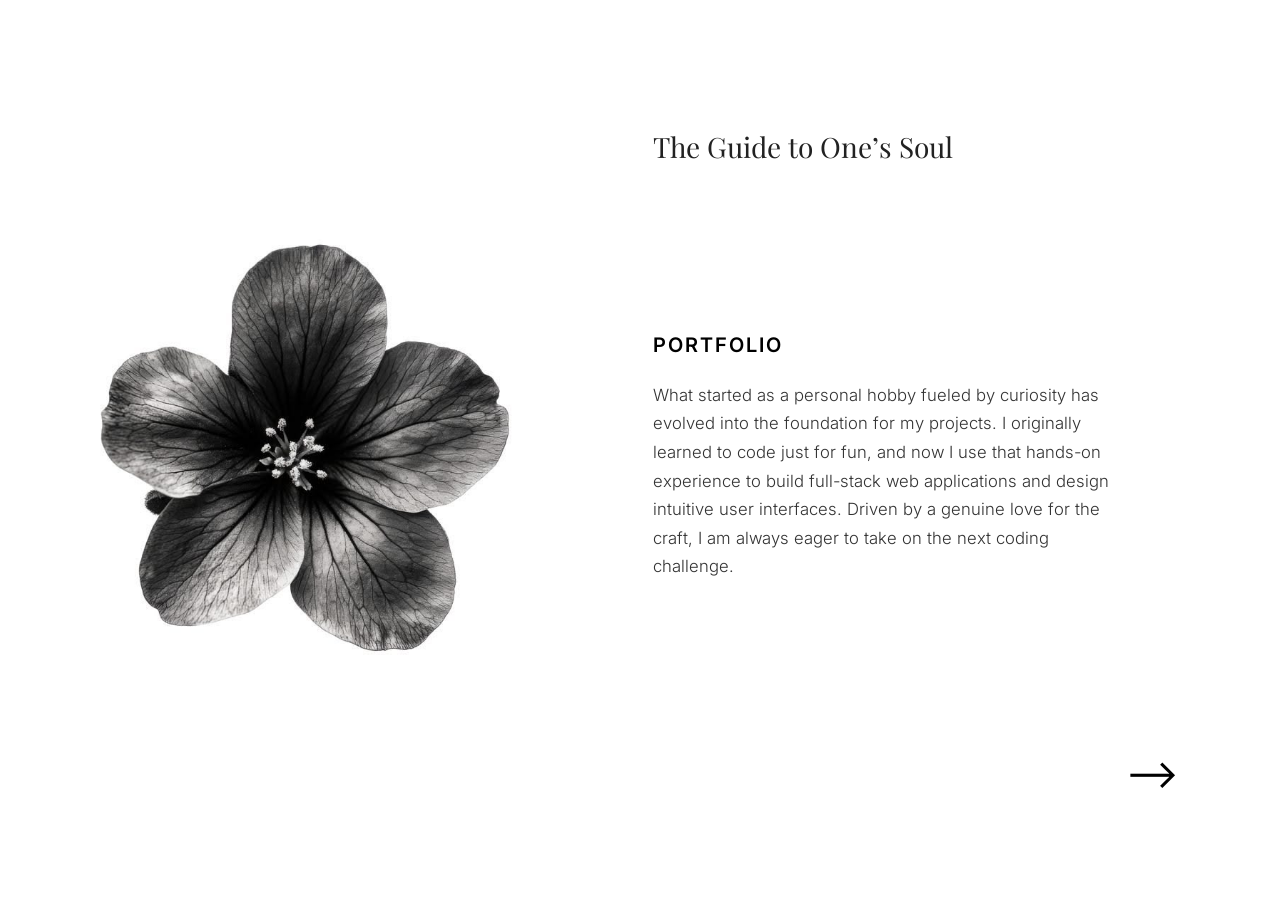
<file: index.html>
<!DOCTYPE html>
<html lang="en">
<head>
    <meta charset="UTF-8">
    <meta name="viewport" content="width=device-width, initial-scale=1.0">
    <title>Portfolio - Welcome</title>
    <link rel="stylesheet" href="style.css">
    <link href="https://fonts.googleapis.com/css2?family=Inter:wght@300;400;600&family=Playfair+Display:ital,wght@0,400;1,400&display=swap" rel="stylesheet">
</head>
<body>

    <div class="container">
        <div class="image-section">
            <img src="flower.jpg" alt="Black and white flower detail" class="featured-img">
        </div>

        <div class="content-section">
            <header class="site-title">The Guide to One’s Soul</header>
            
            <main class="main-content">
                <h1 class="section-heading">PORTFOLIO</h1>
                <p class="description">
                    What started as a personal hobby fueled by curiosity has evolved into the foundation for my projects. 
                    I originally learned to code just for fun, and now I use that hands-on experience to build full-stack web 
                    applications and design intuitive user interfaces. Driven by a genuine love for the craft, I am always eager 
                    to take on the next coding challenge.
                </p>
            </main>

            <footer class="navigation">
                <a href="about_me.html" class="next-arrow" aria-label="Next page">&#10230;</a>
            </footer>
        </div>
    </div>

</body>
</html>
</file>
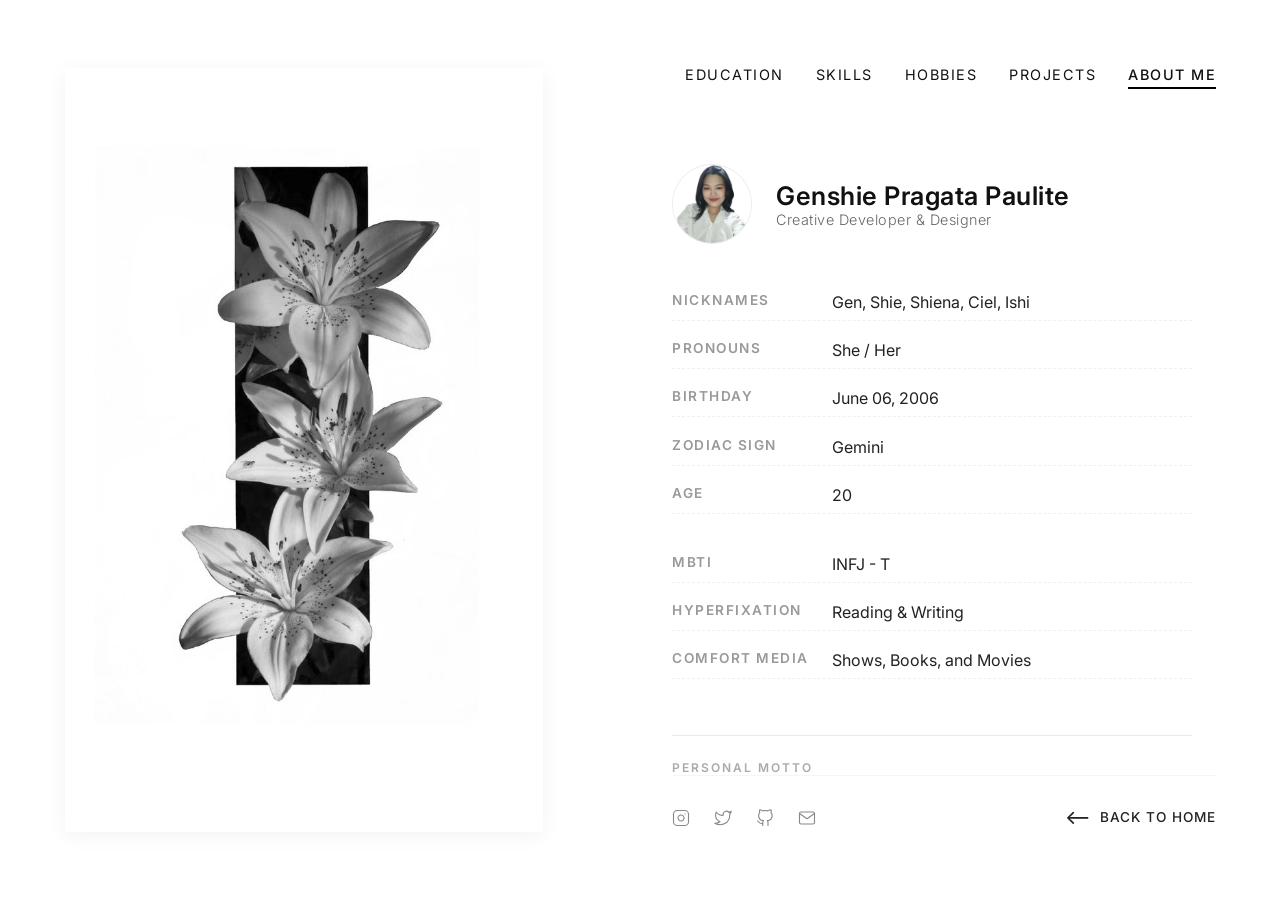
<file: about_me.html>
<!DOCTYPE html>
<html lang="en">
<head>
    <meta charset="UTF-8">
    <meta name="viewport" content="width=device-width, initial-scale=1.0">
    <title>Portfolio - Education</title>
    <link rel="stylesheet" href="style.css">
    <link href="https://fonts.googleapis.com/css2?family=Inter:wght@300;400;500;600&display=swap" rel="stylesheet">
</head>
<body>

    <div class="container">
        <div class="image-section">
            <img src="flower1.jpg" alt="Black and white lilies panel" class="featured-img-vertical">
        </div>

        <div class="content-section-nav">
            
            <nav class="portfolio-nav">
                <ul>
                    <li><a href="education.html" class="nav-link">EDUCATION</a></li>
                    <li><a href="skills.html" class="nav-link">SKILLS</a></li>
                    <li><a href="hobbies.html" class="nav-link">HOBBIES</a></li>
                    <li><a href="projects.html" class="nav-link">PROJECTS</a></li>
                    <li><a href="about_me.html" class="nav-link active">ABOUT ME</a></li>
                </ul>
            </nav>
            
            <main class="about-content">
                
                <header class="profile-header">
                    <div class="profile-icon-wrapper">
                        <img src="profile.png" alt="Profile Icon" class="profile-icon">
                    </div>
                    <div class="profile-name-block">
                        <h2 class="profile-name">Genshie Pragata Paulite</h2>
                        <p class="profile-subtitle">Creative Developer & Designer</p>
                    </div>
                </header>

                <section class="details-group">
                    <div class="info-row">
                        <span class="info-label">Nicknames</span>
                        <span class="info-value">Gen, Shie, Shiena, Ciel, Ishi</span>
                    </div>
                    <div class="info-row">
                        <span class="info-label">Pronouns</span>
                        <span class="info-value">She / Her</span>
                    </div>
                    <div class="info-row">
                        <span class="info-label">Birthday</span>
                        <span class="info-value">June 06, 2006</span>
                    </div>
                    <div class="info-row">
                        <span class="info-label">Zodiac Sign</span>
                        <span class="info-value">Gemini</span>
                    </div>
                    <div class="info-row">
                        <span class="info-label">Age</span>
                        <span class="info-value">20</span>
                    </div>
                </section>

                <div class="section-divider"></div>

                <section class="details-group">
                    <div class="info-row">
                        <span class="info-label">MBTI</span>
                        <span class="info-value">INFJ - T </span>
                    </div>
                    <div class="info-row">
                        <span class="info-label">Hyperfixation</span>
                        <span class="info-value">Reading & Writing</span>
                    </div>
                    <div class="info-row">
                        <span class="info-label">Comfort Media</span>
                        <span class="info-value">Shows, Books, and Movies</span>
                    </div>
                </section>

                <footer class="motto-box">
                    <span class="motto-title">Personal Motto</span>
                    <p class="motto-text">"Dum Sprio, Spero."</p>
                </footer>

            </main>
            
            <footer class="site-footer">
                <div class="footer-socials">
                    <a href="https://instagram.com/addishieon" target="_blank" class="social-icon-link" aria-label="Instagram">
                        <svg width="18" height="18" viewBox="0 0 24 24" fill="none" stroke="currentColor" stroke-width="1.5" stroke-linecap="round" stroke-linejoin="round"><rect x="2" y="2" width="20" height="20" rx="5" ry="5"></rect><path d="M16 11.37A4 4 0 1 1 12.63 8 4 4 0 0 1 16 11.37z"></path><line x1="17.5" y1="6.5" x2="17.51" y2="6.5"></line></svg>
                    </a>
                    <a href="https://twitter.com/wherenowherease" target="_blank" class="social-icon-link" aria-label="Twitter">
                        <svg width="18" height="18" viewBox="0 0 24 24" fill="none" stroke="currentColor" stroke-width="1.5" stroke-linecap="round" stroke-linejoin="round"><path d="M23 3a10.9 10.9 0 0 1-3.14 1.53 4.48 4.48 0 0 0-7.86 3v1A10.66 10.66 0 0 1 3 4s-4  9 5 13a11.64 11.64 0 0 1-7 2c9 5 20 0 20-11.5a4.5 4.5 0 0 0-.08-.83A7.72 7.72 0 0 0 23 3z"></path></svg>
                    </a>
                    <a href="https://github.com/yourusername" target="_blank" class="social-icon-link" aria-label="GitHub">
                        <svg width="18" height="18" viewBox="0 0 24 24" fill="none" stroke="currentColor" stroke-width="1.5" stroke-linecap="round" stroke-linejoin="round"><path d="M9 19c-5 1.5-5-2.5-7-3m14 6v-3.87a3.37 3.37 0 0 0-.94-2.61c3.14-.35 6.44-1.54 6.44-7A5.44 5.44 0 0 0 20 4.77 5.07 5.07 0 0 0 19.91 1S18.73.65 16 2.48a13.38 13.38 0 0 0-7 0C6.27.65 5.09 1 5.09 1A5.07 5.07 0 0 0 5 4.77a5.44 5.44 0 0 0-1.5 3.78c0 5.42 3.3 6.61 6.44 7A3.37 3.37 0 0 0 9 18.13V22"></path></svg>
                    </a>
                    <a href="mailto:genshiepaulite03@gmail.com" class="social-icon-link" aria-label="Gmail">
                        <svg width="18" height="18" viewBox="0 0 24 24" fill="none" stroke="currentColor" stroke-width="1.5" stroke-linecap="round" stroke-linejoin="round"><path d="M4 4h16c1.1 0 2 .9 2 2v12c0 1.1-.9 2-2 2H4c-1.1 0-2-.9-2-2V6c0-1.1.9-2 2-2z"></path><polyline points="22,6 12,13 2,6"></polyline></svg>
                    </a>
                </div>

                <div class="footer-home-btn">
                    <a href="welcoming_page.html" class="home-link">
                        <span class="arrow-icon">&#10229;</span> Back to Home
                    </a>
                </div>
            </footer>
        </div>
    </div>

</body>
</html>
</file>
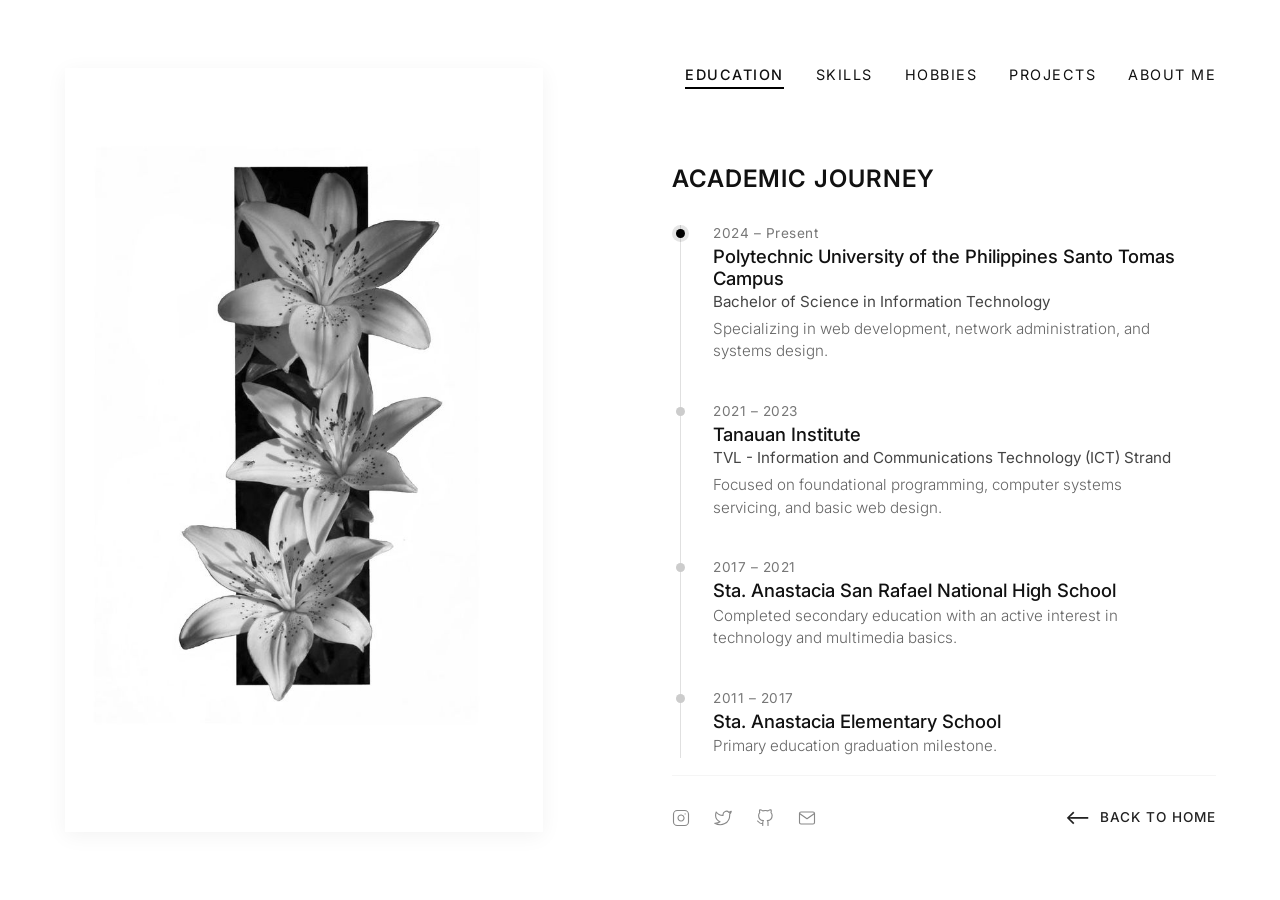
<file: education.html>
<!DOCTYPE html>
<html lang="en">
<head>
    <meta charset="UTF-8">
    <meta name="viewport" content="width=device-width, initial-scale=1.0">
    <title>Portfolio - Education</title>
    <link rel="stylesheet" href="style.css">
    <link href="https://fonts.googleapis.com/css2?family=Inter:wght@300;400;500;600&display=swap" rel="stylesheet">
</head>
<body>

    <div class="container">
        <div class="image-section">
            <img src="flower1.jpg" alt="Black and white lilies panel" class="featured-img-vertical">
        </div>

        <div class="content-section-nav">
            
            <nav class="portfolio-nav">
                <ul>
                    <li><a href="education.html" class="nav-link active">EDUCATION</a></li>
                    <li><a href="skills.html" class="nav-link">SKILLS</a></li>
                    <li><a href="hobbies.html" class="nav-link">HOBBIES</a></li>
                    <li><a href="projects.html" class="nav-link">PROJECTS</a></li>
                    <li><a href="about_me.html" class="nav-link">ABOUT ME</a></li>
                </ul>
            </nav>
            
            <main class="education-content">
    
            <h2 class="timeline-main-title">Academic Journey</h2>

            <div class="timeline">
        
                <div class="timeline-item current">
                    <div class="timeline-dot"></div>
                    <div class="timeline-date">2024 – Present</div>
                    <div class="timeline-info">
                        <h3>Polytechnic University of the Philippines Santo Tomas Campus</h3>
                        <p class="degree">Bachelor of Science in Information Technology</p>
                        <p class="academic-details">Specializing in web development, network administration, and systems design.</p>
                    </div>
                </div>

                <div class="timeline-item">
                    <div class="timeline-dot"></div>
                    <div class="timeline-date">2021 – 2023</div>
                    <div class="timeline-info">
                        <h3>Tanauan Institute</h3>
                        <p class="degree">TVL - Information and Communications Technology (ICT) Strand</p>
                        <p class="academic-details">Focused on foundational programming, computer systems servicing, and basic web design.</p>
                    </div>
                </div>

                <div class="timeline-item">
                    <div class="timeline-dot"></div>
                    <div class="timeline-date">2017 – 2021</div>
                    <div class="timeline-info">
                        <h3>Sta. Anastacia San Rafael National High School</h3>
                        <p class="academic-details">Completed secondary education with an active interest in technology and multimedia basics.</p>
                    </div>
                </div>

                <div class="timeline-item">
                    <div class="timeline-dot"></div>
                    <div class="timeline-date">2011 – 2017</div>
                    <div class="timeline-info">
                        <h3>Sta. Anastacia Elementary School</h3>
                        <p class="academic-details">Primary education graduation milestone.</p>
                    </div>
                </div>
            </div>
        </main>

        <footer class="site-footer">
                <div class="footer-socials">
                    <a href="https://instagram.com/addishieon" target="_blank" class="social-icon-link" aria-label="Instagram">
                        <svg width="18" height="18" viewBox="0 0 24 24" fill="none" stroke="currentColor" stroke-width="1.5" stroke-linecap="round" stroke-linejoin="round"><rect x="2" y="2" width="20" height="20" rx="5" ry="5"></rect><path d="M16 11.37A4 4 0 1 1 12.63 8 4 4 0 0 1 16 11.37z"></path><line x1="17.5" y1="6.5" x2="17.51" y2="6.5"></line></svg>
                    </a>
                    <a href="https://twitter.com/wherenowherease" target="_blank" class="social-icon-link" aria-label="Twitter">
                        <svg width="18" height="18" viewBox="0 0 24 24" fill="none" stroke="currentColor" stroke-width="1.5" stroke-linecap="round" stroke-linejoin="round"><path d="M23 3a10.9 10.9 0 0 1-3.14 1.53 4.48 4.48 0 0 0-7.86 3v1A10.66 10.66 0 0 1 3 4s-4  9 5 13a11.64 11.64 0 0 1-7 2c9 5 20 0 20-11.5a4.5 4.5 0 0 0-.08-.83A7.72 7.72 0 0 0 23 3z"></path></svg>
                    </a>
                    <a href="https://github.com/yourusername" target="_blank" class="social-icon-link" aria-label="GitHub">
                        <svg width="18" height="18" viewBox="0 0 24 24" fill="none" stroke="currentColor" stroke-width="1.5" stroke-linecap="round" stroke-linejoin="round"><path d="M9 19c-5 1.5-5-2.5-7-3m14 6v-3.87a3.37 3.37 0 0 0-.94-2.61c3.14-.35 6.44-1.54 6.44-7A5.44 5.44 0 0 0 20 4.77 5.07 5.07 0 0 0 19.91 1S18.73.65 16 2.48a13.38 13.38 0 0 0-7 0C6.27.65 5.09 1 5.09 1A5.07 5.07 0 0 0 5 4.77a5.44 5.44 0 0 0-1.5 3.78c0 5.42 3.3 6.61 6.44 7A3.37 3.37 0 0 0 9 18.13V22"></path></svg>
                    </a>
                    <a href="mailto:genshiepaulite03@gmail.com" class="social-icon-link" aria-label="Gmail">
                        <svg width="18" height="18" viewBox="0 0 24 24" fill="none" stroke="currentColor" stroke-width="1.5" stroke-linecap="round" stroke-linejoin="round"><path d="M4 4h16c1.1 0 2 .9 2 2v12c0 1.1-.9 2-2 2H4c-1.1 0-2-.9-2-2V6c0-1.1.9-2 2-2z"></path><polyline points="22,6 12,13 2,6"></polyline></svg>
                    </a>
                </div>

                <div class="footer-home-btn">
                    <a href="welcoming_page.html" class="home-link">
                        <span class="arrow-icon">&#10229;</span> Back to Home
                    </a>
                </div>
            </footer>
        </div>
    </div>
</body>
</html>
</file>
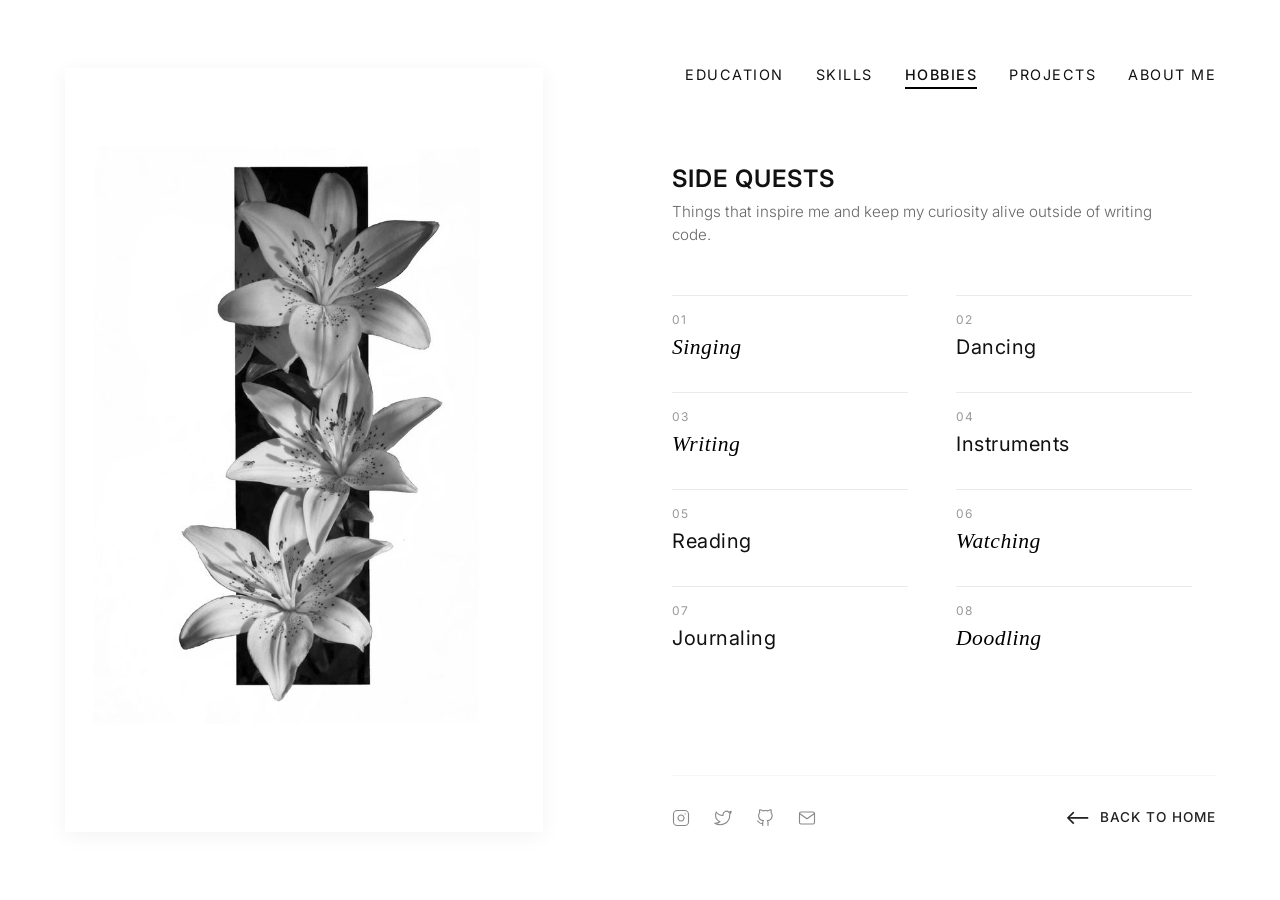
<file: hobbies.html>
<!DOCTYPE html>
<html lang="en">
<head>
    <meta charset="UTF-8">
    <meta name="viewport" content="width=device-width, initial-scale=1.0">
    <title>Portfolio - Education</title>
    <link rel="stylesheet" href="style.css">
    <link href="https://fonts.googleapis.com/css2?family=Inter:wght@300;400;500;600&display=swap" rel="stylesheet">
</head>
<body>

    <div class="container">
        <div class="image-section">
            <img src="flower1.jpg" alt="Black and white lilies panel" class="featured-img-vertical">
        </div>

        <div class="content-section-nav">
            
            <nav class="portfolio-nav">
                <ul>
                    <li><a href="education.html" class="nav-link">EDUCATION</a></li>
                    <li><a href="skills.html" class="nav-link">SKILLS</a></li>
                    <li><a href="hobbies.html" class="nav-link active">HOBBIES</a></li>
                    <li><a href="projects.html" class="nav-link">PROJECTS</a></li>
                    <li><a href="about_me.html" class="nav-link">ABOUT ME</a></li>
                </ul>
            </nav>
            
            <main class="hobbies-content">
                <h2 class="hobbies-main-title">Side Quests</h2>
                <p class="hobbies-subtitle">Things that inspire me and keep my curiosity alive outside of writing code.</p>

                <div class="hobbies-grid">
                    
                    <div class="hobby-card text-emphasis">
                        <span class="hobby-number">01</span>
                        <h3>Singing</h3>
                    </div>

                    <div class="hobby-card">
                        <span class="hobby-number">02</span>
                        <h3>Dancing</h3>
                    </div>

                    <div class="hobby-card text-emphasis">
                        <span class="hobby-number">03</span>
                        <h3>Writing</h3>
                    </div>

                    <div class="hobby-card">
                        <span class="hobby-number">04</span>
                        <h3>Instruments</h3>
                    </div>

                    <div class="hobby-card">
                        <span class="hobby-number">05</span>
                        <h3>Reading</h3>
                    </div>

                    <div class="hobby-card text-emphasis">
                        <span class="hobby-number">06</span>
                        <h3>Watching</h3>
                    </div>

                    <div class="hobby-card">
                        <span class="hobby-number">07</span>
                        <h3>Journaling</h3>
                    </div>

                    <div class="hobby-card text-emphasis">
                        <span class="hobby-number">08</span>
                        <h3>Doodling</h3>
                    </div>

                </div>
            </main>

            <footer class="site-footer">
                <div class="footer-socials">
                    <a href="https://instagram.com/addishieon" target="_blank" class="social-icon-link" aria-label="Instagram">
                        <svg width="18" height="18" viewBox="0 0 24 24" fill="none" stroke="currentColor" stroke-width="1.5" stroke-linecap="round" stroke-linejoin="round"><rect x="2" y="2" width="20" height="20" rx="5" ry="5"></rect><path d="M16 11.37A4 4 0 1 1 12.63 8 4 4 0 0 1 16 11.37z"></path><line x1="17.5" y1="6.5" x2="17.51" y2="6.5"></line></svg>
                    </a>
                    <a href="https://twitter.com/wherenowherease" target="_blank" class="social-icon-link" aria-label="Twitter">
                        <svg width="18" height="18" viewBox="0 0 24 24" fill="none" stroke="currentColor" stroke-width="1.5" stroke-linecap="round" stroke-linejoin="round"><path d="M23 3a10.9 10.9 0 0 1-3.14 1.53 4.48 4.48 0 0 0-7.86 3v1A10.66 10.66 0 0 1 3 4s-4  9 5 13a11.64 11.64 0 0 1-7 2c9 5 20 0 20-11.5a4.5 4.5 0 0 0-.08-.83A7.72 7.72 0 0 0 23 3z"></path></svg>
                    </a>
                    <a href="https://github.com/yourusername" target="_blank" class="social-icon-link" aria-label="GitHub">
                        <svg width="18" height="18" viewBox="0 0 24 24" fill="none" stroke="currentColor" stroke-width="1.5" stroke-linecap="round" stroke-linejoin="round"><path d="M9 19c-5 1.5-5-2.5-7-3m14 6v-3.87a3.37 3.37 0 0 0-.94-2.61c3.14-.35 6.44-1.54 6.44-7A5.44 5.44 0 0 0 20 4.77 5.07 5.07 0 0 0 19.91 1S18.73.65 16 2.48a13.38 13.38 0 0 0-7 0C6.27.65 5.09 1 5.09 1A5.07 5.07 0 0 0 5 4.77a5.44 5.44 0 0 0-1.5 3.78c0 5.42 3.3 6.61 6.44 7A3.37 3.37 0 0 0 9 18.13V22"></path></svg>
                    </a>
                    <a href="mailto:genshiepaulite03@gmail.com" class="social-icon-link" aria-label="Gmail">
                        <svg width="18" height="18" viewBox="0 0 24 24" fill="none" stroke="currentColor" stroke-width="1.5" stroke-linecap="round" stroke-linejoin="round"><path d="M4 4h16c1.1 0 2 .9 2 2v12c0 1.1-.9 2-2 2H4c-1.1 0-2-.9-2-2V6c0-1.1.9-2 2-2z"></path><polyline points="22,6 12,13 2,6"></polyline></svg>
                    </a>
                </div>

                <div class="footer-home-btn">
                    <a href="welcoming_page.html" class="home-link">
                        <span class="arrow-icon">&#10229;</span> Back to Home
                    </a>
                </div>
            </footer>
        </div>
    </div>

</body>
</html>
</file>
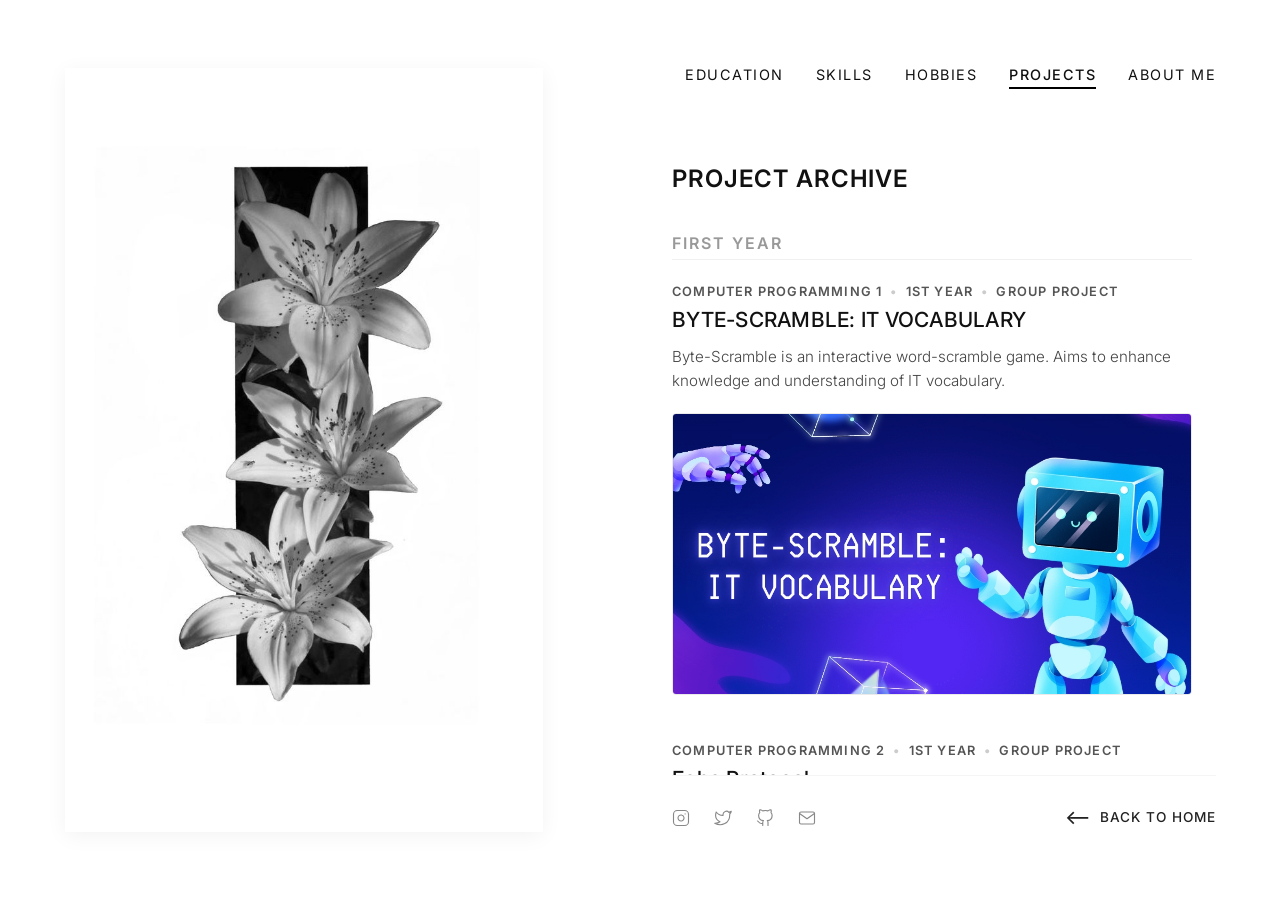
<file: projects.html>
<!DOCTYPE html>
<html lang="en">
<head>
    <meta charset="UTF-8">
    <meta name="viewport" content="width=device-width, initial-scale=1.0">
    <title>Portfolio - Education</title>
    <link rel="stylesheet" href="style.css">
    <link href="https://fonts.googleapis.com/css2?family=Inter:wght@300;400;500;600&display=swap" rel="stylesheet">
</head>
<body>

    <div class="container">
        <div class="image-section">
            <img src="flower1.jpg" alt="Black and white lilies panel" class="featured-img-vertical">
        </div>

        <div class="content-section-nav">
            
            <nav class="portfolio-nav">
                <ul>
                    <li><a href="education.html" class="nav-link">EDUCATION</a></li>
                    <li><a href="skills.html" class="nav-link">SKILLS</a></li>
                    <li><a href="hobbies.html" class="nav-link">HOBBIES</a></li>
                    <li><a href="projects.html" class="nav-link active">PROJECTS</a></li>
                    <li><a href="about_me.html" class="nav-link">ABOUT ME</a></li>
                </ul>
            </nav>
            
            <main class="projects-content">
                <h2 class="projects-main-title">Project Archive</h2>

                <div class="academic-year-group">
                    <h3 class="year-heading">First Year</h3>

                    <article class="project-card">
                        <header class="project-meta">
                            <span class="meta-subject">Computer Programming 1</span>
                            <span class="meta-divider">•</span>
                            <span class="meta-year">1st Year</span>
                            <span class="meta-divider">•</span>
                            <span class="meta-team">Group Project</span>
                        </header>
                        <h4 class="project-title">BYTE-SCRAMBLE: IT VOCABULARY</h4>
                        <p class="project-description">
                            Byte-Scramble is an interactive word-scramble game. Aims to enhance knowledge 
                            and understanding of IT vocabulary. 
                        </p>
                        <div class="project-image-wrapper">
                            <img src="project.jpg" alt="BYTE-SCRAMBLE: IT VOCABULARY" class="project-img">
                        </div>
                    </article>

                    <article class="project-card">
                        <header class="project-meta">
                            <span class="meta-subject">Computer Programming 2</span>
                            <span class="meta-divider">•</span>
                            <span class="meta-year">1st Year</span>
                            <span class="meta-divider">•</span>
                            <span class="meta-team">Group Project</span>
                        </header>
                        <h4 class="project-title">Echo Protocol</h4>
                        <p class="project-description">
                            Echo Protocol is a retro-inspired sci-fi game developed using Python. 
                        </p>
                        <div class="project-image-wrapper">
                            <img src="project1.png" alt="Echo Protocol" class="project-img">
                        </div>
                    </article>
                </div>

                <div class="academic-year-group">
                    <h3 class="year-heading">Second Year</h3>

                    <article class="project-card">
                        <header class="project-meta">
                            <span class="meta-subject">Object-Oriented Programming, Information Management, Integrative Programming and Technologies 1</span>
                            <span class="meta-divider">•</span>
                            <span class="meta-year">2nd Year</span>
                            <span class="meta-divider">•</span>
                            <span class="meta-team">Group Project</span>
                        </header>
                        <h4 class="project-title">FluffSide</h4>
                        <p class="project-description">
                            FluffSide is an e-commerce and resourse platform for animal welfare that manage pet adoptions and real-time transactions for pet supplies. 
                        </p>
                        <div class="project-image-wrapper">
                            <img src="project2.png" alt="FluffSide" class="project-img">
                        </div>
                    </article>
                </div>
            </main>
            
            <footer class="site-footer">
                <div class="footer-socials">
                    <a href="https://instagram.com/addishieon" target="_blank" class="social-icon-link" aria-label="Instagram">
                        <svg width="18" height="18" viewBox="0 0 24 24" fill="none" stroke="currentColor" stroke-width="1.5" stroke-linecap="round" stroke-linejoin="round"><rect x="2" y="2" width="20" height="20" rx="5" ry="5"></rect><path d="M16 11.37A4 4 0 1 1 12.63 8 4 4 0 0 1 16 11.37z"></path><line x1="17.5" y1="6.5" x2="17.51" y2="6.5"></line></svg>
                    </a>
                    <a href="https://twitter.com/wherenowherease" target="_blank" class="social-icon-link" aria-label="Twitter">
                        <svg width="18" height="18" viewBox="0 0 24 24" fill="none" stroke="currentColor" stroke-width="1.5" stroke-linecap="round" stroke-linejoin="round"><path d="M23 3a10.9 10.9 0 0 1-3.14 1.53 4.48 4.48 0 0 0-7.86 3v1A10.66 10.66 0 0 1 3 4s-4  9 5 13a11.64 11.64 0 0 1-7 2c9 5 20 0 20-11.5a4.5 4.5 0 0 0-.08-.83A7.72 7.72 0 0 0 23 3z"></path></svg>
                    </a>
                    <a href="https://github.com/yourusername" target="_blank" class="social-icon-link" aria-label="GitHub">
                        <svg width="18" height="18" viewBox="0 0 24 24" fill="none" stroke="currentColor" stroke-width="1.5" stroke-linecap="round" stroke-linejoin="round"><path d="M9 19c-5 1.5-5-2.5-7-3m14 6v-3.87a3.37 3.37 0 0 0-.94-2.61c3.14-.35 6.44-1.54 6.44-7A5.44 5.44 0 0 0 20 4.77 5.07 5.07 0 0 0 19.91 1S18.73.65 16 2.48a13.38 13.38 0 0 0-7 0C6.27.65 5.09 1 5.09 1A5.07 5.07 0 0 0 5 4.77a5.44 5.44 0 0 0-1.5 3.78c0 5.42 3.3 6.61 6.44 7A3.37 3.37 0 0 0 9 18.13V22"></path></svg>
                    </a>
                    <a href="mailto:genshiepaulite03@gmail.com" class="social-icon-link" aria-label="Gmail">
                        <svg width="18" height="18" viewBox="0 0 24 24" fill="none" stroke="currentColor" stroke-width="1.5" stroke-linecap="round" stroke-linejoin="round"><path d="M4 4h16c1.1 0 2 .9 2 2v12c0 1.1-.9 2-2 2H4c-1.1 0-2-.9-2-2V6c0-1.1.9-2 2-2z"></path><polyline points="22,6 12,13 2,6"></polyline></svg>
                    </a>
                </div>

                <div class="footer-home-btn">
                    <a href="welcoming_page.html" class="home-link">
                        <span class="arrow-icon">&#10229;</span> Back to Home
                    </a>
                </div>
            </footer>
        </div>
    </div>
</body>
</html>
</file>
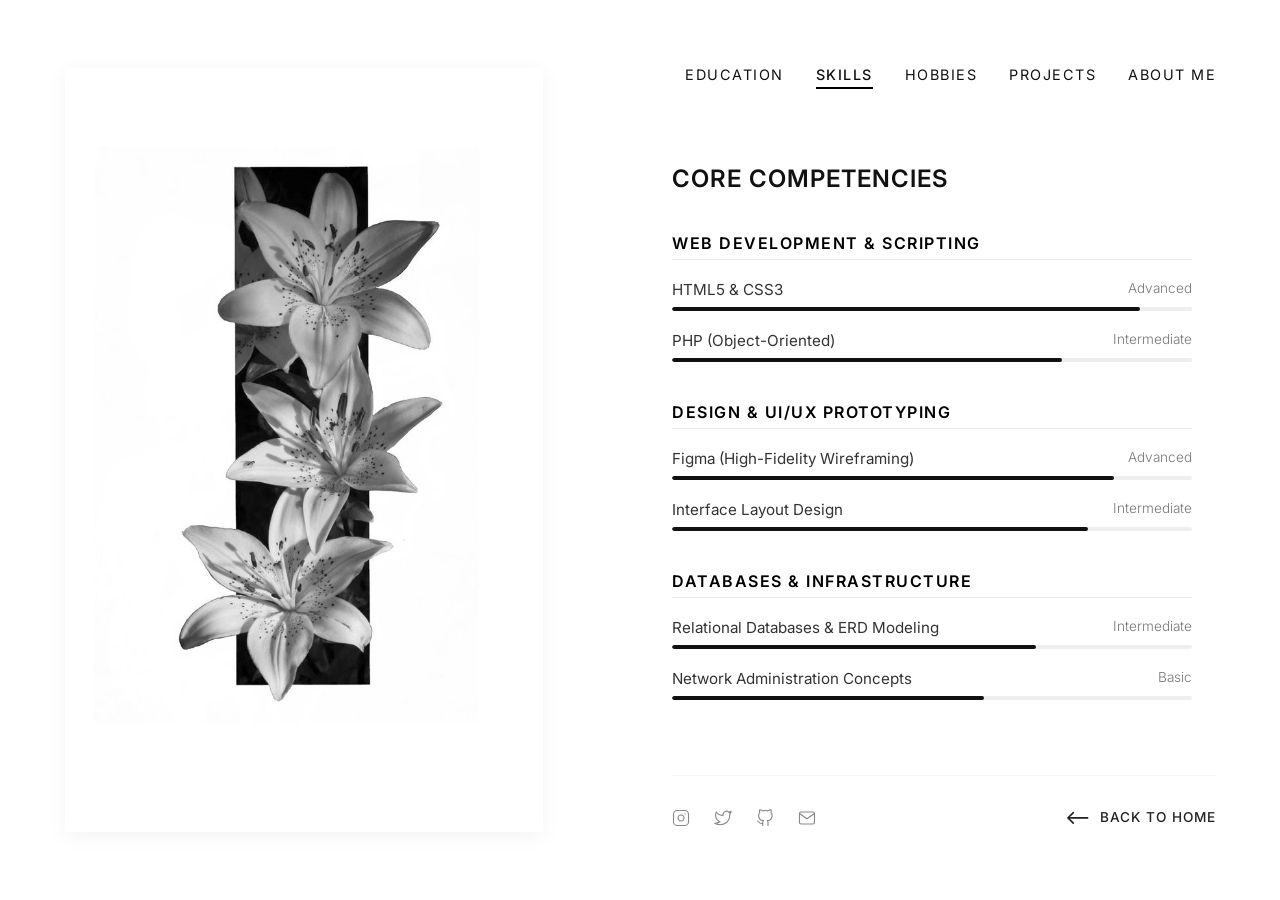
<file: skills.html>
<!DOCTYPE html>
<html lang="en">
<head>
    <meta charset="UTF-8">
    <meta name="viewport" content="width=device-width, initial-scale=1.0">
    <title>Portfolio - Education</title>
    <link rel="stylesheet" href="style.css">
    <link href="https://fonts.googleapis.com/css2?family=Inter:wght@300;400;500;600&display=swap" rel="stylesheet">
</head>
<body>

    <div class="container">
        <div class="image-section">
            <img src="flower1.jpg" alt="Black and white lilies panel" class="featured-img-vertical">
        </div>

        <div class="content-section-nav">
            
            <nav class="portfolio-nav">
                <ul>
                    <li><a href="education.html" class="nav-link">EDUCATION</a></li>
                    <li><a href="skills.html" class="nav-link active">SKILLS</a></li>
                    <li><a href="hobbies.html" class="nav-link">HOBBIES</a></li>
                    <li><a href="projects.html" class="nav-link">PROJECTS</a></li>
                    <li><a href="about_me.html" class="nav-link">ABOUT ME</a></li>
                </ul>
            </nav>
            
            <main class="skills-content">
                <h2 class="skills-main-title">Core Competencies</h2>

                <div class="skills-category">
                    <h3 class="category-title">Web Development & Scripting</h3>
                    
                    <div class="skill-item">
                        <div class="skill-info">
                            <span>HTML5 & CSS3</span>
                            <span>Advanced</span>
                        </div>
                        <div class="progress-bar"><div class="progress-fill" style="width: 90%;"></div></div>
                    </div>

                    <div class="skill-item">
                        <div class="skill-info">
                            <span>PHP (Object-Oriented)</span>
                            <span>Intermediate</span>
                        </div>
                        <div class="progress-bar"><div class="progress-fill" style="width: 75%;"></div></div>
                    </div>
                </div>

                <div class="skills-category">
                    <h3 class="category-title">Design & UI/UX Prototyping</h3>
                    
                    <div class="skill-item">
                        <div class="skill-info">
                            <span>Figma (High-Fidelity Wireframing)</span>
                            <span>Advanced</span>
                        </div>
                        <div class="progress-bar"><div class="progress-fill" style="width: 85%;"></div></div>
                    </div>

                    <div class="skill-item">
                        <div class="skill-info">
                            <span>Interface Layout Design</span>
                            <span>Intermediate</span>
                        </div>
                        <div class="progress-bar"><div class="progress-fill" style="width: 80%;"></div></div>
                    </div>
                </div>

                <div class="skills-category">
                    <h3 class="category-title">Databases & Infrastructure</h3>
                    
                    <div class="skill-item">
                        <div class="skill-info">
                            <span>Relational Databases & ERD Modeling</span>
                            <span>Intermediate</span>
                        </div>
                        <div class="progress-bar"><div class="progress-fill" style="width: 70%;"></div></div>
                    </div>

                    <div class="skill-item">
                        <div class="skill-info">
                            <span>Network Administration Concepts</span>
                            <span>Basic</span>
                        </div>
                        <div class="progress-bar"><div class="progress-fill" style="width: 60%;"></div></div>
                    </div>
                </div>

            </main>

            <footer class="site-footer">
                <div class="footer-socials">
                    <a href="https://instagram.com/addishieon" target="_blank" class="social-icon-link" aria-label="Instagram">
                        <svg width="18" height="18" viewBox="0 0 24 24" fill="none" stroke="currentColor" stroke-width="1.5" stroke-linecap="round" stroke-linejoin="round"><rect x="2" y="2" width="20" height="20" rx="5" ry="5"></rect><path d="M16 11.37A4 4 0 1 1 12.63 8 4 4 0 0 1 16 11.37z"></path><line x1="17.5" y1="6.5" x2="17.51" y2="6.5"></line></svg>
                    </a>
                    <a href="https://twitter.com/wherenowherease" target="_blank" class="social-icon-link" aria-label="Twitter">
                        <svg width="18" height="18" viewBox="0 0 24 24" fill="none" stroke="currentColor" stroke-width="1.5" stroke-linecap="round" stroke-linejoin="round"><path d="M23 3a10.9 10.9 0 0 1-3.14 1.53 4.48 4.48 0 0 0-7.86 3v1A10.66 10.66 0 0 1 3 4s-4  9 5 13a11.64 11.64 0 0 1-7 2c9 5 20 0 20-11.5a4.5 4.5 0 0 0-.08-.83A7.72 7.72 0 0 0 23 3z"></path></svg>
                    </a>
                    <a href="https://github.com/yourusername" target="_blank" class="social-icon-link" aria-label="GitHub">
                        <svg width="18" height="18" viewBox="0 0 24 24" fill="none" stroke="currentColor" stroke-width="1.5" stroke-linecap="round" stroke-linejoin="round"><path d="M9 19c-5 1.5-5-2.5-7-3m14 6v-3.87a3.37 3.37 0 0 0-.94-2.61c3.14-.35 6.44-1.54 6.44-7A5.44 5.44 0 0 0 20 4.77 5.07 5.07 0 0 0 19.91 1S18.73.65 16 2.48a13.38 13.38 0 0 0-7 0C6.27.65 5.09 1 5.09 1A5.07 5.07 0 0 0 5 4.77a5.44 5.44 0 0 0-1.5 3.78c0 5.42 3.3 6.61 6.44 7A3.37 3.37 0 0 0 9 18.13V22"></path></svg>
                    </a>
                    <a href="mailto:genshiepaulite03@gmail.com" class="social-icon-link" aria-label="Gmail">
                        <svg width="18" height="18" viewBox="0 0 24 24" fill="none" stroke="currentColor" stroke-width="1.5" stroke-linecap="round" stroke-linejoin="round"><path d="M4 4h16c1.1 0 2 .9 2 2v12c0 1.1-.9 2-2 2H4c-1.1 0-2-.9-2-2V6c0-1.1.9-2 2-2z"></path><polyline points="22,6 12,13 2,6"></polyline></svg>
                    </a>
                </div>

                <div class="footer-home-btn">
                    <a href="welcoming_page.html" class="home-link">
                        <span class="arrow-icon">&#10229;</span> Back to Home
                    </a>
                </div>
            </footer>
        </div>
    </div>

</body>
</html>
</file>
<file: style.css>
* {
    margin: 0;
    padding: 0;
    box-sizing: border-box;
}

body {
    background-color: #ffffff;
    color: #111111;
    font-family: 'Inter', sans-serif;
    height: 100vh;
    overflow: hidden; 
}

.container {
    display: flex;
    width: 100%;
    height: 100%;
}

.image-section {
    flex: 1;
    display: flex;
    align-items: center;
    justify-content: center;
    overflow: hidden;
    padding: 2rem;
}

.featured-img {
    max-width: 100%;
    max-height: 90vh;
    object-fit: contain;
}

.content-section {
    flex: 1;
    display: flex;
    flex-direction: column;
    justify-content: space-between; 
    padding: 10% 8% 8% 5%; 
}

.site-title {
    font-family: 'Playfair Display', serif;
    font-size: 1.75rem;
    color: #222;
}

.main-content {
    max-width: 480px; 
    margin: auto 0;  
}

.section-heading {
    font-size: 1.25rem;
    font-weight: 600;
    letter-spacing: 2px;
    margin-bottom: 1.5rem;
    color: #000;
}

.description {
    font-size: 1.05rem;
    line-height: 1.7;
    color: #333;
    font-weight: 300;
}

.navigation {
    display: flex;
    justify-content: flex-end; 
}

.next-arrow {
    font-size: 2.5rem;
    text-decoration: none;
    color: #000;
    transition: transform 0.2s ease;
}

.next-arrow:hover {
    transform: translateX(8px); 
}

@media (max-width: 768px) {
    .container {
        flex-direction: column;
        height: auto;
    }
    
    body {
        overflow: auto;
    }

    .image-section, .content-section {
        flex: none;
        width: 100%;
    }

    .content-section {
        padding: 2rem;
        gap: 3rem;
    }

    .main-content {
        max-width: 100%;
    }
}

/* Navigation Layout styling */
.content-section-nav {
    flex: 1;
    display: flex;
    flex-direction: column;
    padding: 5% 5% 5% 5%;
    max-height: 100vh; /* Dynamic lock to viewport height */
    overflow-y: hidden; /* Prevents the outer container from scrolling */
}

.portfolio-nav {
    align-self: flex-end; /* Pushes the menu to the top-right corner */
    margin-bottom: 3rem;
}

.portfolio-nav ul {
    list-style: none;
    display: flex;
    gap: 2rem; /* Creates clean spacing between links */
    flex-wrap: wrap; /* Wraps nicely on mid-sized tablet viewports */
}

.nav-link {
    text-decoration: none;
    color: #111111;
    font-size: 0.9rem;
    font-weight: 400;
    letter-spacing: 1.5px;
    padding-bottom: 4px;
    transition: color 0.2s ease;
}

.nav-link:hover {
    color: #666666;
}

/* The indicator underline for the current active page */
.nav-link.active {
    border-bottom: 2px solid #000000;
    font-weight: 500;
}

/* Specific styling for the narrow vertical image frame */
.featured-img-vertical {
    max-height: 85vh;
    max-width: 100%;
    object-fit: contain;
    /* Box shadow mimics the structural, inset look of the black frame in your design */
    box-shadow: 0px 4px 20px rgba(0, 0, 0, 0.05); 
}

/* Placeholder styles for your Education contents */
.education-content {
    margin-top: 2rem;
    max-width: 600px;
    animation: fadeIn 0.6s ease;
    
    /* Fixes the cut-off text issue: */
    flex: 1;                  /* Takes up the remaining vertical space */
    overflow-y: auto;         /* Automatically adds a scrollbar if content overflows */
    padding-right: 1.5rem;    /* Creates breathing room so text doesn't touch the scrollbar */
}

.education-content h2 {
    font-size: 1.5rem;
    font-weight: 600;
    margin-bottom: 2rem;
    letter-spacing: 1px;
}

.education-item {
    margin-bottom: 2rem;
}

.education-item h3 {
    font-size: 1.15rem;
    font-weight: 500;
    margin-bottom: 0.25rem;
}

.institution {
    font-size: 0.95rem;
    color: #666;
    margin-bottom: 0.5rem;
}

.details {
    font-size: 1rem;
    line-height: 1.6;
    color: #333;
    font-weight: 300;
}

@keyframes fadeIn {
    from { opacity: 0; transform: translateY(10px); }
    to { opacity: 1; transform: translateY(0); }
}

/* Mobile adjustments */
@media (max-width: 768px) {
    .portfolio-nav {
        align-self: flex-start;
        width: 100%;
    }
    
    .portfolio-nav ul {
        gap: 1rem;
    }
}

/* Timeline Container Layout */
.timeline-main-title {
    font-size: 1.5rem;
    font-weight: 600;
    letter-spacing: 1px;
    margin-bottom: 2.5rem;
    text-transform: uppercase;
    color: #111;
}

.timeline {
    position: relative;
    border-left: 1px solid #e0e0e0; /* The vertical timeline spine */
    padding-left: 2rem;
    margin-left: 0.5rem;
    display: flex;
    flex-direction: column;
    gap: 2.5rem; /* Spacious breathing room between schools */
}

/* Timeline Tracking Nodes */
.timeline-item {
    position: relative;
}

.timeline-dot {
    position: absolute;
    left: calc(-2rem - 5px); /* Perfectly aligns center with the border-left line */
    top: 4px;
    width: 9px;
    height: 9px;
    border-radius: 50%;
    background-color: #cccccc;
    transition: background-color 0.3s ease;
}

/* Distinct visual style for your active/current school */
.timeline-item.current .timeline-dot {
    background-color: #000000;
    box-shadow: 0 0 0 4px rgba(0, 0, 0, 0.1);
}

/* Typography Inside Timeline */
.timeline-date {
    font-size: 0.85rem;
    font-weight: 400;
    color: #777777;
    letter-spacing: 0.5px;
    margin-bottom: 0.25rem;
}

.timeline-info h3 {
    font-size: 1.15rem;
    font-weight: 500;
    color: #111111;
    margin-bottom: 0.2rem;
}

.timeline-info .degree {
    font-size: 0.95rem;
    font-weight: 400;
    color: #444444;
    margin-bottom: 0.4rem;
}

.timeline-info .academic-details {
    font-size: 0.95rem;
    line-height: 1.5;
    color: #666666;
    font-weight: 300;
    max-width: 520px;
}

/* Skills Content Box Layout */
.skills-content {
    margin-top: 2rem;
    max-width: 600px;
    animation: fadeIn 0.6s ease;
    
    /* Reuses the scroll configurations we designed for your text cut-off fix */
    flex: 1;
    overflow-y: auto;
    padding-right: 1.5rem;
}

/* Custom scrollbar alignment for Skills section */
.skills-content::-webkit-scrollbar {
    width: 6px;
}
.skills-content::-webkit-scrollbar-track {
    background: transparent;
}
.skills-content::-webkit-scrollbar-thumb {
    background-color: #e0e0e0;
    border-radius: 10px;
}

/* Typography & Structure elements */
.skills-main-title {
    font-size: 1.5rem;
    font-weight: 600;
    letter-spacing: 1px;
    margin-bottom: 2.5rem;
    text-transform: uppercase;
    color: #111;
}

.skills-category {
    margin-bottom: 2.5rem;
}

.category-title {
    font-size: 1rem;
    font-weight: 600;
    text-transform: uppercase;
    letter-spacing: 1.5px;
    color: #000;
    margin-bottom: 1.25rem;
    border-bottom: 1px solid #eaeaea;
    padding-bottom: 6px;
}

/* Individual Skill Bar Trackers */
.skill-item {
    margin-bottom: 1.25rem;
}

.skill-info {
    display: flex;
    justify-content: space-between; /* Pushes skill name to left, proficiency text to right */
    font-size: 0.95rem;
    font-weight: 400;
    color: #333;
    margin-bottom: 0.5rem;
}

.skill-info span:last-child {
    font-size: 0.85rem;
    color: #777;
    font-weight: 300;
}

/* The dark/light sleek slider */
.progress-bar {
    width: 100%;
    height: 4px; /* Ultra thin track for elegance */
    background-color: #eeeeee;
    border-radius: 2px;
    overflow: hidden;
}

.progress-fill {
    height: 100%;
    background-color: #111111; /* Dark solid minimal filler line */
    border-radius: 2px;
    transition: width 1s cubic-bezier(0.1, 1, 0.1, 1); /* Adds a premium feeling entry transition */
}

/* Hobbies Main Layout */
.hobbies-content {
    margin-top: 2rem;
    max-width: 650px;
    animation: fadeIn 0.6s ease;
    
    /* Seamless scroll integration */
    flex: 1;
    overflow-y: auto;
    padding-right: 1.5rem;
}

/* Custom scrollbar alignment for Hobbies section */
.hobbies-content::-webkit-scrollbar {
    width: 6px;
}
.hobbies-content::-webkit-scrollbar-track {
    background: transparent;
}
.hobbies-content::-webkit-scrollbar-thumb {
    background-color: #e0e0e0;
    border-radius: 10px;
}

.hobbies-main-title {
    font-size: 1.5rem;
    font-weight: 600;
    letter-spacing: 1px;
    text-transform: uppercase;
    color: #111;
    margin-bottom: 0.5rem;
}

.hobbies-subtitle {
    font-size: 0.95rem;
    font-weight: 300;
    color: #666;
    margin-bottom: 3rem;
    line-height: 1.5;
}

/* The Grid Matrix */
.hobbies-grid {
    display: grid;
    grid-template-columns: repeat(2, 1fr); /* Splits into a balanced 2-column layout */
    gap: 2rem 3rem; /* Generous row and column gap spacing */
    padding-bottom: 2rem;
}

/* Individual Hobby Blocks */
.hobby-card {
    border-top: 1px solid #eaeaea; /* Elegant top line separator */
    padding-top: 1rem;
    display: flex;
    flex-direction: column;
    gap: 0.5rem;
}

.hobby-number {
    font-size: 0.75rem;
    font-weight: 400;
    letter-spacing: 1px;
    color: #999999;
}

.hobby-card h3 {
    font-size: 1.25rem;
    font-weight: 400;
    color: #111111;
    letter-spacing: 0.5px;
}

/* Editorial Serif Contrast Style (e.g. for Writing, Doodling) */
.hobby-card.text-emphasis h3 {
    font-family: 'Playfair Display', serif;
    font-style: italic;
    color: #000000;
    font-size: 1.35rem;
}

/* Mobile Responsiveness */
@media (max-width: 500px) {
    .hobbies-grid {
        grid-template-columns: 1fr; /* Drops into a clean single column layout on tight phone screens */
        gap: 1.5rem;
    }
}

/* About Me Main Content Layout */
.about-content {
    margin-top: 2rem;
    max-width: 550px;
    animation: fadeIn 0.6s ease;
    
    /* Smooth scroll implementation */
    flex: 1;
    overflow-y: auto;
    padding-right: 1.5rem;
}

/* Custom scrollbar alignment for About section */
.about-content::-webkit-scrollbar {
    width: 6px;
}
.about-content::-webkit-scrollbar-track {
    background: transparent;
}
.about-content::-webkit-scrollbar-thumb {
    background-color: #e0e0e0;
    border-radius: 10px;
}

/* Profile Header Section */
.profile-header {
    display: flex;
    align-items: center;
    gap: 1.5rem;
    margin-bottom: 3rem;
}

.profile-icon-wrapper {
    width: 80px;
    height: 80px;
    border-radius: 50%;
    overflow: hidden;
    background-color: #f5f5f5;
    border: 1px solid #eaeaea;
    display: flex;
    align-items: center;
    justify-content: center;
}

.profile-icon {
    width: 100%;
    height: 100%;
    object-fit: cover;
}

.profile-name {
    font-size: 1.6rem;
    font-weight: 600;
    letter-spacing: 0.5px;
    color: #111;
}

.profile-subtitle {
    font-size: 0.9rem;
    font-weight: 300;
    color: #666;
    letter-spacing: 0.5px;
}

/* Grid Info Rows */
.details-group {
    display: flex;
    flex-direction: column;
    gap: 1.2rem;
}

.info-row {
    display: flex;
    border-bottom: 1px dashed #f0f0f0; /* Soft minimalist separator row */
    padding-bottom: 0.5rem;
}

.info-label {
    width: 160px; /* Locks label column width so values align perfectly */
    font-size: 0.85rem;
    font-weight: 600;
    text-transform: uppercase;
    letter-spacing: 1.5px;
    color: #999999;
}

.info-value {
    font-size: 1rem;
    font-weight: 400;
    color: #222222;
}

/* Spacer Divider */
.section-divider {
    height: 2.5rem; /* Creates the empty visual space requested */
}

/* Personal Motto Styling */
.motto-box {
    margin-top: 3.5rem;
    padding-top: 1.5rem;
    border-top: 1px solid #eaeaea;
    padding-bottom: 2rem;
}

.motto-title {
    font-size: 0.75rem;
    font-weight: 600;
    text-transform: uppercase;
    letter-spacing: 2px;
    color: #aaaaaa;
    display: block;
    margin-bottom: 0.5rem;
}

.motto-text {
    font-family: 'Playfair Display', serif;
    font-style: italic;
    font-size: 1.2rem;
    line-height: 1.6;
    color: #000000;
}

/* Mobile Tweak */
@media (max-width: 480px) {
    .info-row {
        flex-direction: column;
        gap: 0.25rem;
    }
    .info-label {
        width: 100%;
    }
}

/* Projects Main Scroll Container Layout */
.projects-content {
    margin-top: 2rem;
    max-width: 600px;
    animation: fadeIn 0.6s ease;
    
    /* Dedicated content scroll configuration */
    flex: 1;
    overflow-y: auto;
    padding-right: 1.5rem;
}

/* Custom scrollbar alignment for Projects section */
.projects-content::-webkit-scrollbar {
    width: 6px;
}
.projects-content::-webkit-scrollbar-track {
    background: transparent;
}
.projects-content::-webkit-scrollbar-thumb {
    background-color: #e0e0e0;
    border-radius: 10px;
}

.projects-main-title {
    font-size: 1.5rem;
    font-weight: 600;
    letter-spacing: 1px;
    text-transform: uppercase;
    color: #111;
    margin-bottom: 2.5rem;
}

/* Year Section Grouping Headers */
.academic-year-group {
    margin-bottom: 3.5rem;
}

.year-heading {
    font-size: 1rem;
    font-weight: 600;
    text-transform: uppercase;
    letter-spacing: 2px;
    color: #999;
    margin-bottom: 1.5rem;
    border-bottom: 1px solid #f0f0f0;
    padding-bottom: 6px;
}

/* Project Entry Cards Layout */
.project-card {
    margin-bottom: 3rem;
    display: flex;
    flex-direction: column;
}

/* The Requested Metadata Row Format (Subject - Year - Grouping) */
.project-meta {
    display: flex;
    flex-wrap: wrap;
    align-items: center;
    gap: 0.5rem;
    font-size: 0.8rem;
    font-weight: 600;
    text-transform: uppercase;
    letter-spacing: 1.2px;
    color: #555555;
    margin-bottom: 0.5rem;
}

.meta-divider {
    color: #cccccc;
}

.project-title {
    font-size: 1.3rem;
    font-weight: 500;
    color: #111111;
    margin-bottom: 0.8rem;
    letter-spacing: 0.25px;
}

.project-description {
    font-size: 0.95rem;
    line-height: 1.6;
    color: #444444;
    font-weight: 300;
    margin-bottom: 1.25rem;
}

/* Framed Project Screenshots Box */
.project-image-wrapper {
    width: 100%;
    border-radius: 4px;
    overflow: hidden;
    border: 1px solid #eaeaea;
    background-color: #fafafa;
}

.project-img {
    width: 100%;
    height: auto;
    max-height: 280px;
    object-fit: cover;
    display: block;
    transition: transform 0.4s ease;
}

/* Subtle image depth focus layer when user hovers over a project card */
.project-card:hover .project-img {
    transform: scale(1.02);
}

/* Persistent Layout Footer Styling */
.site-footer {
    display: flex;
    justify-content: space-between; /* Spreads social elements on left and return link on right */
    align-items: center;
    margin-top: auto;      /* Pushes footer dynamically to the bottom of container */
    padding-top: 2rem;
    padding-bottom: 0.5rem;
    border-top: 1px solid #f5f5f5; /* Soft visual floor line divider */
}

/* Social link interactions */
.footer-socials {
    display: flex;
    gap: 1.5rem;
    align-items: center;
}

.social-icon-link {
    color: #888888;
    transition: color 0.25s ease;
    display: inline-flex;
    align-items: center;
}

.social-icon-link:hover {
    color: #111111; /* Darkens nicely to black when hovered */
}

/* Back to Home Link Styling */
.home-link {
    text-decoration: none;
    font-size: 0.85rem;
    font-weight: 500;
    letter-spacing: 1px;
    text-transform: uppercase;
    color: #222222;
    display: inline-flex;
    align-items: center;
    gap: 0.5rem;
    transition: color 0.25s ease;
}

.home-link .arrow-icon {
    font-size: 1.2rem;
    line-height: 0;
    transition: transform 0.25s ease;
}

/* Subtle motion effect nudge when pointing over Home Link button */
.home-link:hover {
    color: #666666;
}

.home-link:hover .arrow-icon {
    transform: translateX(-4px); /* Interactive visual push backwards */
}

/* Mobile Alignment adjustments */
@media (max-width: 480px) {
    .site-footer {
        flex-direction: column-reverse;
        gap: 1.5rem;
        align-items: flex-start;
    }
}
</file>
